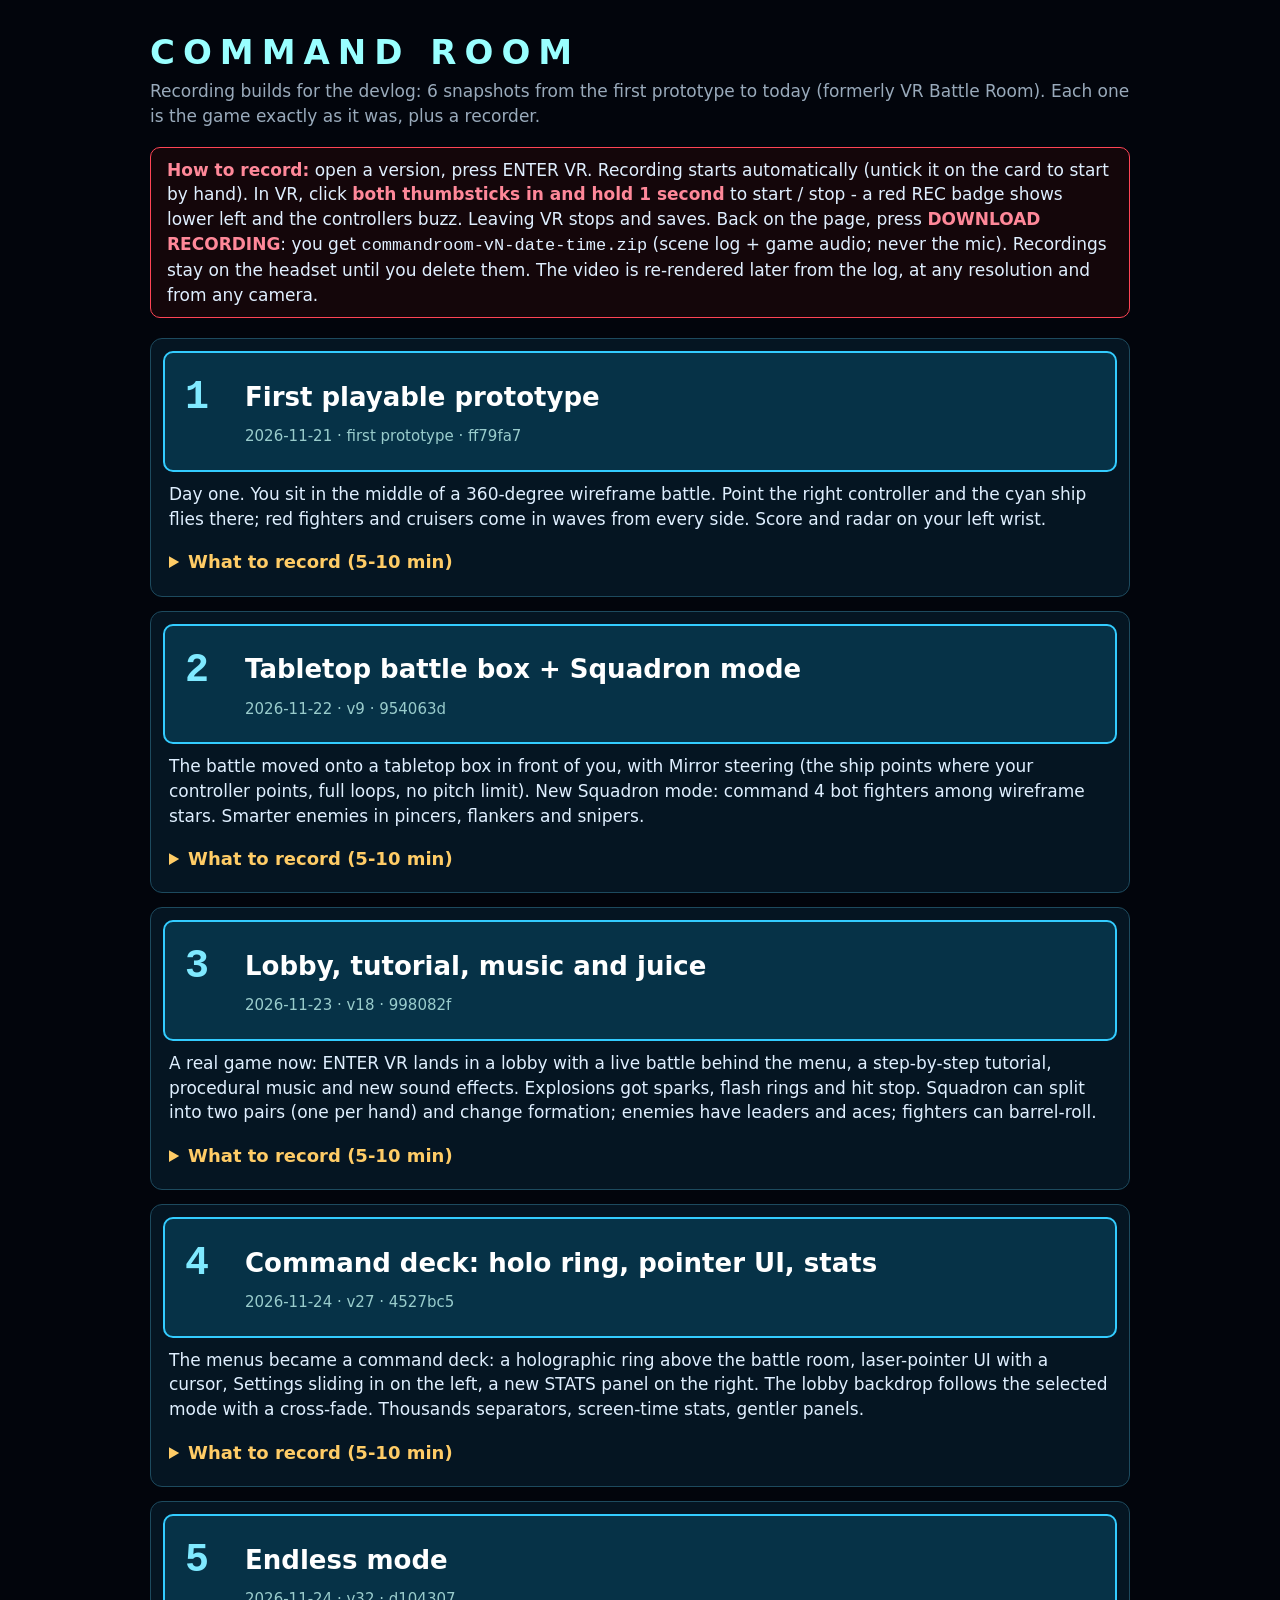
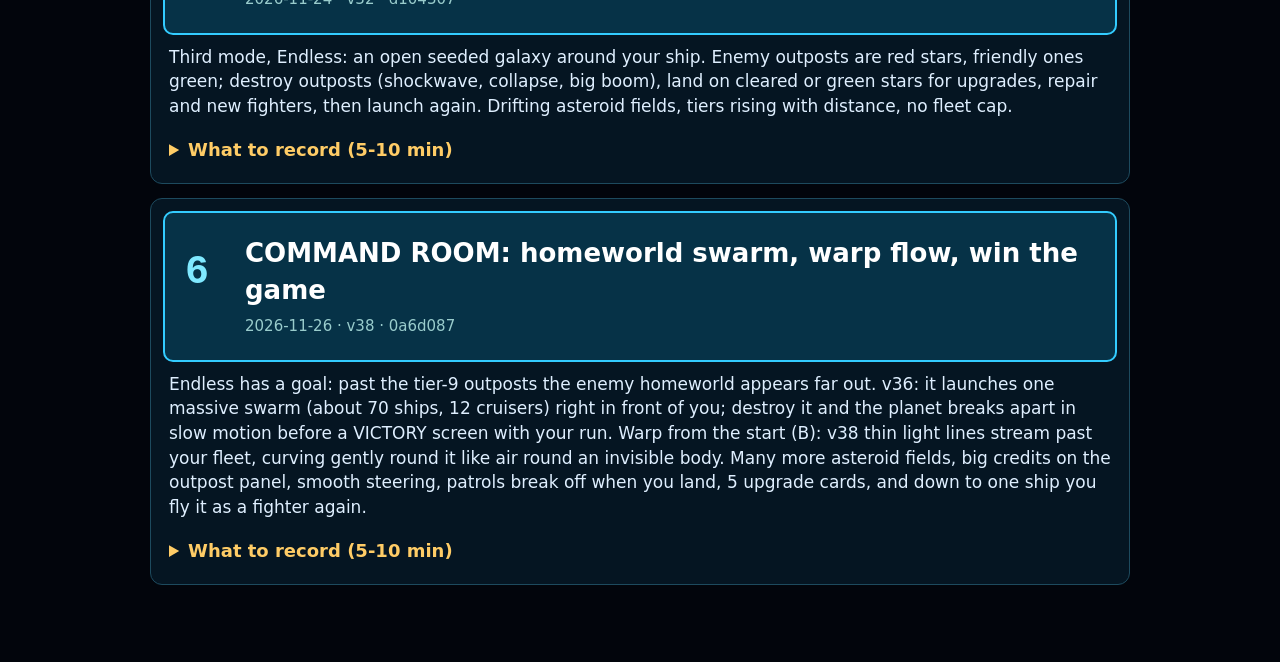
<file: index.html>
<!DOCTYPE html>
<html lang="en"><head><meta charset="utf-8"><meta name="viewport" content="width=device-width, initial-scale=1">
<title>COMMAND ROOM - recording builds</title>
<style>
body{margin:0;background:#02050c;color:#dfefff;font:17px/1.45 system-ui,Segoe UI,Arial,sans-serif}
main{max-width:980px;margin:0 auto;padding:22px 18px 60px}
h1{letter-spacing:8px;color:#9ff;margin:6px 0 2px;font-size:34px}
.lead{color:#9ab;margin:0 0 18px}
.how{border:1px solid #ff4455;border-radius:10px;padding:10px 16px;background:#14060a;margin-bottom:20px}
.how b{color:#ff8899}
.v{border:1px solid #1d4a5e;border-radius:12px;padding:12px;margin:14px 0;background:#051522}
.go{display:flex;flex-wrap:wrap;align-items:center;gap:6px 16px;text-decoration:none;color:#fff;background:#063247;border:2px solid #3cf;border-radius:10px;padding:22px 20px;min-height:64px}
.go:hover,.go:focus{background:#0a4a66}
.n{font:bold 40px monospace;color:#7fe9ff;width:44px}
.t{font-weight:bold;font-size:26px;flex:1;min-width:240px}
.d{color:#9cc;font-size:15px;width:100%;padding-left:60px}
.new{margin:10px 6px}
details{margin:0 6px}
summary{cursor:pointer;color:#ffcc66;font-weight:bold;padding:8px 0;font-size:18px}
li{margin:4px 0}
</style></head><body><main>
<h1>COMMAND ROOM</h1>
<p class="lead">Recording builds for the devlog: 6 snapshots from the first prototype to today (formerly VR Battle Room). Each one is the game exactly as it was, plus a recorder.</p>
<div class="how"><b>How to record:</b> open a version, press ENTER VR. Recording starts automatically (untick it on the card to start by hand).
In VR, click <b>both thumbsticks in and hold 1 second</b> to start / stop - a red REC badge shows lower left and the controllers buzz.
Leaving VR stops and saves. Back on the page, press <b>DOWNLOAD RECORDING</b>: you get <code>commandroom-vN-date-time.zip</code> (scene log + game audio; never the mic).
Recordings stay on the headset until you delete them. The video is re-rendered later from the log, at any resolution and from any camera.</div>

<section class="v">
  <a class="go" href="1-first/"><span class="n">1</span><span class="t">First playable prototype</span><span class="d">2026-11-21 &middot; first prototype &middot; ff79fa7</span></a>
  <p class="new">Day one. You sit in the middle of a 360-degree wireframe battle. Point the right controller and the cyan ship flies there; red fighters and cruisers come in waves from every side. Score and radar on your left wrist.</p>
  <details><summary>What to record (5-10 min)</summary><ol><li>Before starting: look slowly all the way round the empty arena - stars, the grid below, the horizon ring (20 s).</li><li>Pull the RIGHT TRIGGER to start. First flight: point the right controller and fly one slow lap around your head.</li><li>Shoot 3 enemies (trigger). Try to get one explosion close to your face.</li><li>Hold GRIP to boost across the arena, pull the stick back to brake.</li><li>Raise your left wrist and read the score and radar.</li><li>Fly straight into a cruiser on purpose / take hits until SHIP DESTROYED, then restart with the trigger.</li><li>Use the left stick to drift your viewpoint through the battle for a few seconds.</li><li>Play 2-3 more waves normally to finish the 5-10 minutes.</li></ol></details>
</section>
<section class="v">
  <a class="go" href="2-squadron/"><span class="n">2</span><span class="t">Tabletop battle box + Squadron mode</span><span class="d">2026-11-22 &middot; v9 &middot; 954063d</span></a>
  <p class="new">The battle moved onto a tabletop box in front of you, with Mirror steering (the ship points where your controller points, full loops, no pitch limit). New Squadron mode: command 4 bot fighters among wireframe stars. Smarter enemies in pincers, flankers and snipers.</p>
  <details><summary>What to record (5-10 min)</summary><ol><li>Lean in close to the battle box and look at it from the side and from above (20 s).</li><li>Fighter mode, RIGHT TRIGGER to start: Mirror steering - fly a full loop and a tight turn.</li><li>Shoot down a full wave; boost with GRIP, brake with A.</li><li>Take hits until SHIP DESTROYED, then press B on the title to switch to SQUADRON.</li><li>Squadron: steer the squad with the right controller, HOLD TRIGGER to engage, release to regroup.</li><li>Fly the squad round a wireframe star so enemies lose sight of you.</li><li>Lose a wingman (WINGMAN DOWN), then keep playing to the end of a wave.</li><li>Left thumbstick click: reset the box in front of you once.</li></ol></details>
</section>
<section class="v">
  <a class="go" href="3-lobby-music/"><span class="n">3</span><span class="t">Lobby, tutorial, music and juice</span><span class="d">2026-11-23 &middot; v18 &middot; 998082f</span></a>
  <p class="new">A real game now: ENTER VR lands in a lobby with a live battle behind the menu, a step-by-step tutorial, procedural music and new sound effects. Explosions got sparks, flash rings and hit stop. Squadron can split into two pairs (one per hand) and change formation; enemies have leaders and aces; fighters can barrel-roll.</p>
  <details><summary>What to record (5-10 min)</summary><ol><li>Lobby: let the music play and watch the live backdrop battle for 15 s, look at the panels.</li><li>Run the first few tutorial steps (move / resize the room, steering), then skip or finish it.</li><li>Fighter: start a game, do a wrist-flick barrel roll to dodge bullets.</li><li>Get a kill streak - show the spark bursts, flash rings and the hit-stop freeze.</li><li>Find an ACE (gold) and chase it down.</li><li>Squadron: left stick click to SPLIT into two pairs, steer one with each hand, press B to change formation.</li><li>Rejoin the squadron and finish a wave.</li><li>Back to the lobby: open settings, move the music and sound sliders.</li></ol></details>
</section>
<section class="v">
  <a class="go" href="4-holo-ring/"><span class="n">4</span><span class="t">Command deck: holo ring, pointer UI, stats</span><span class="d">2026-11-24 &middot; v27 &middot; 4527bc5</span></a>
  <p class="new">The menus became a command deck: a holographic ring above the battle room, laser-pointer UI with a cursor, Settings sliding in on the left, a new STATS panel on the right. The lobby backdrop follows the selected mode with a cross-fade. Thousands separators, screen-time stats, gentler panels.</p>
  <details><summary>What to record (5-10 min)</summary><ol><li>Lobby: look up at the holo ring, sweep the laser pointer across the buttons so the cursor shows.</li><li>Switch modes Fighter &lt;-&gt; Squadron and let the backdrop cross-fade.</li><li>Open SETTINGS (slides in left) and STATS (slides in right), scroll through, close them.</li><li>Start Fighter: one full round, fly close to the ring edge so ships pass in front of it.</li><li>Start Squadron: split, formations, focus fire on a leader.</li><li>Lose on purpose and show the game-over score with thousands separators.</li><li>Grip-drag the room to make it bigger or move it, then play one more round.</li></ol></details>
</section>
<section class="v">
  <a class="go" href="5-endless/"><span class="n">5</span><span class="t">Endless mode</span><span class="d">2026-11-24 &middot; v32 &middot; d104307</span></a>
  <p class="new">Third mode, Endless: an open seeded galaxy around your ship. Enemy outposts are red stars, friendly ones green; destroy outposts (shockwave, collapse, big boom), land on cleared or green stars for upgrades, repair and new fighters, then launch again. Drifting asteroid fields, tiers rising with distance, no fleet cap.</p>
  <details><summary>What to record (5-10 min)</summary><ol><li>Lobby: pick ENDLESS, watch the Endless preview behind the ring.</li><li>Start: fly out from the start, follow the long direction arrows to the first red star.</li><li>Destroy an enemy outpost - get the shockwave, flicker, collapse to grey and the big boom.</li><li>Fly a landing approach onto the cleared star; pick an upgrade on the popup, then LAUNCH.</li><li>Fly through a drifting asteroid field.</li><li>Buy extra fighters at a green star and fight with the bigger fleet; split it with left stick click.</li><li>Play until you lose ships for good, then compare with a quick Fighter round.</li></ol></details>
</section>
<section class="v">
  <a class="go" href="6-command-room/"><span class="n">6</span><span class="t">COMMAND ROOM: homeworld swarm, warp flow, win the game</span><span class="d">2026-11-26 &middot; v38 &middot; 0a6d087</span></a>
  <p class="new">Endless has a goal: past the tier-9 outposts the enemy homeworld appears far out. v36: it launches one massive swarm (about 70 ships, 12 cruisers) right in front of you; destroy it and the planet breaks apart in slow motion before a VICTORY screen with your run. Warp from the start (B): v38 thin light lines stream past your fleet, curving gently round it like air round an invisible body. Many more asteroid fields, big credits on the outpost panel, smooth steering, patrols break off when you land, 5 upgrade cards, and down to one ship you fly it as a fighter again.</p>
  <details><summary>What to record (5-10 min)</summary><ol><li>Lobby: pick ENDLESS and let the preview play behind the ring (10 s).</li><li>Fly off and press B (the B WARP tag on the controller): the light lines flowing round your fleet, through an asteroid field or two.</li><li>Clear the first red outpost: the 5 upgrade cards and the big credits number - buy a card and watch it count down.</li><li>While landed, let a patrol arrive: it breaks off and leaves.</li><li>Land on a green star and buy NEW FIGHTERs; grow the fleet.</li><li>Lose ships until one is left: it becomes your fighter (Fighter controls).</li><li>Past the tier-9 outposts: follow the magenta arrow to the ENEMY HOMEWORLD and take on the swarm.</li><li>Destroy the swarm: the planet breaks apart in slow motion, then VICTORY with the run's numbers.</li></ol></details>
</section>
</main></body></html>
</file>
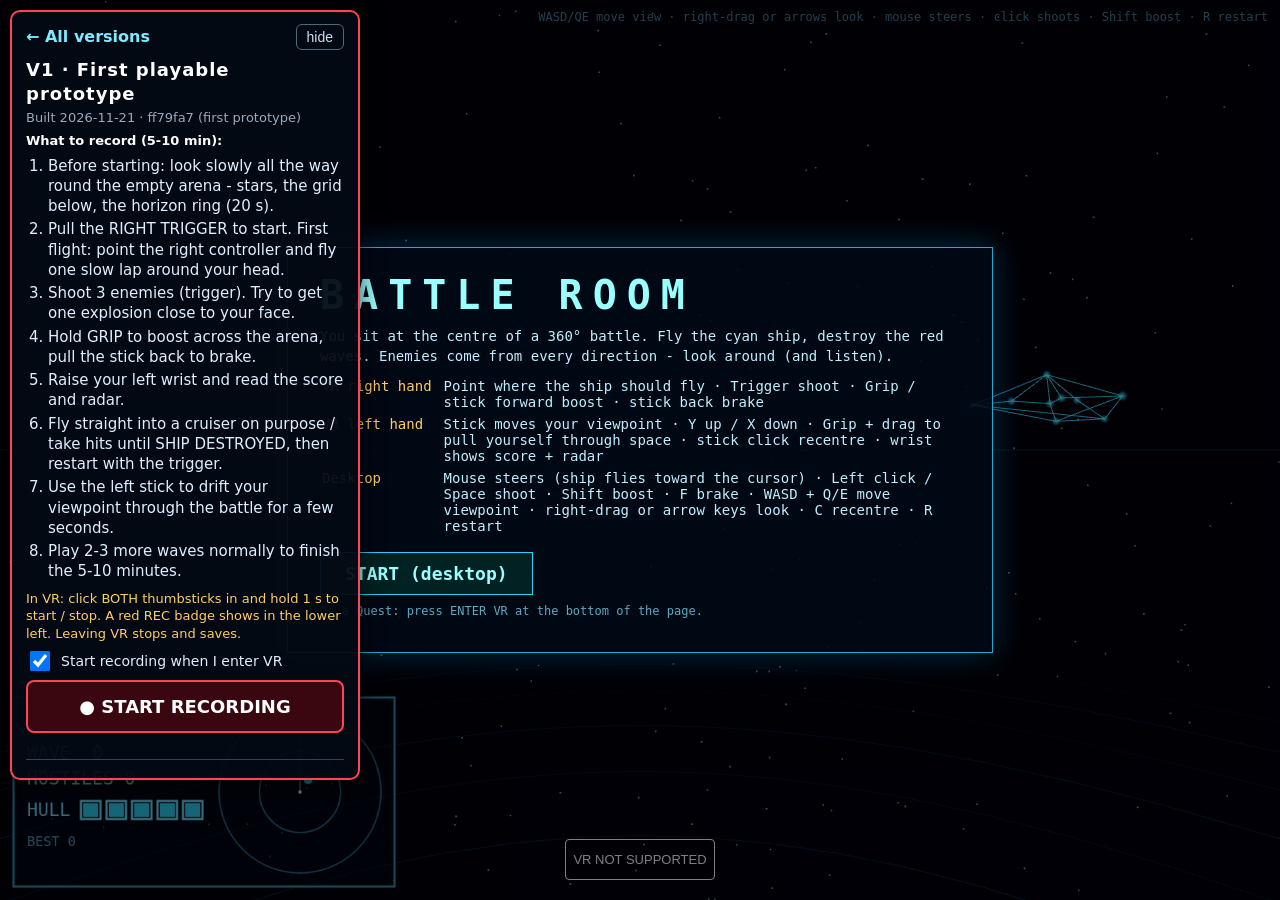
<file: 1-first/index.html>
<!DOCTYPE html>
<html lang="en">
<head>
<meta charset="utf-8">
<meta name="viewport" content="width=device-width, initial-scale=1, user-scalable=no">
<title>COMMAND ROOM v1 (rec) - First playable prototype</title>
<script>
// Test mode (?test): forward errors/logs to the local test server's /log endpoint.
(function () {
  if (!/[?&]test/.test(location.search)) return;
  var send = function (k, m) { try { navigator.sendBeacon('log', k + ': ' + m); } catch (e) {} };
  window.addEventListener('error', function (e) {
    var t = e.target && (e.target.src || e.target.href);
    send('ERROR', (e.message || '') + ' @' + (e.filename || '') + ':' + (e.lineno || '') + (t ? ' resource=' + t : ''));
  }, true);
  window.addEventListener('unhandledrejection', function (e) { send('REJECT', String(e.reason && (e.reason.stack || e.reason))); });
  var ce = console.error.bind(console); console.error = function () { send('CONSOLE.ERROR', [].map.call(arguments, String).join(' ')); ce.apply(null, arguments); };
  var cw = console.warn.bind(console); console.warn = function () { send('CONSOLE.WARN', [].map.call(arguments, String).join(' ')); cw.apply(null, arguments); };
  window.__log = function (m) { send('INFO', m); };
})();
</script>
<style>
  html, body { margin: 0; height: 100%; background: #000; overflow: hidden; font-family: monospace; color: #7fe9ff; }
  #app canvas { display: block; }
  #hud { position: fixed; left: 12px; bottom: 12px; width: 384px; height: 192px; pointer-events: none; }
  body.in-vr #hud { display: none; }
  #message { position: fixed; left: 0; right: 0; top: 22%; text-align: center; pointer-events: none; opacity: 0; transition: opacity .25s; text-shadow: 0 0 12px #0af; }
  #message.show { opacity: 1; }
  #message .t { font-size: 48px; font-weight: bold; letter-spacing: 6px; }
  #message .s { font-size: 18px; margin-top: 8px; white-space: pre-line; color: #bfefff; }
  #flash { position: fixed; inset: 0; background: radial-gradient(ellipse at center, rgba(255,0,30,0) 40%, rgba(255,0,30,.6) 100%); opacity: 0; pointer-events: none; }
  #title { position: fixed; inset: 0; display: flex; align-items: center; justify-content: center; background: rgba(0,0,8,.55); }
  #title.hidden { display: none; }
  #title .box { max-width: 640px; border: 1px solid #2aa9cc; padding: 24px 32px; background: rgba(0,10,22,.85); box-shadow: 0 0 30px #0af4; }
  #title h1 { margin: 0 0 6px; letter-spacing: 10px; font-size: 40px; color: #9ff; }
  #title p { color: #bfefff; line-height: 1.45; margin: 8px 0; font-size: 14px; }
  #title td { padding: 2px 10px 2px 0; font-size: 14px; color: #bfefff; vertical-align: top; }
  #title td:first-child { color: #ffcc66; white-space: nowrap; }
  #startbtn { margin-top: 14px; font: bold 18px monospace; padding: 10px 24px; background: #022; color: #9ff; border: 1px solid #3cf; cursor: pointer; }
  #startbtn:hover { background: #044; }
  #crosshint { position: fixed; right: 12px; top: 10px; font-size: 12px; color: #4a8fa3; pointer-events: none; text-align: right; }
  body.in-vr #crosshint { display: none; }
</style>
</head>
<body>
<div id="app"></div>
<canvas id="hud" width="512" height="256"></canvas>
<div id="message"><div class="t"></div><div class="s"></div></div>
<div id="flash"></div>
<div id="crosshint">WASD/QE move view &middot; right-drag or arrows look &middot; mouse steers &middot; click shoots &middot; Shift boost &middot; R restart</div>
<div id="title">
  <div class="box">
    <h1>BATTLE ROOM</h1>
    <p>You sit at the centre of a 360&deg; battle. Fly the cyan ship, destroy the red waves. Enemies come from every direction - look around (and listen).</p>
    <table>
      <tr><td>VR right hand</td><td>Point where the ship should fly &middot; Trigger shoot &middot; Grip / stick forward boost &middot; stick back brake</td></tr>
      <tr><td>VR left hand</td><td>Stick moves your viewpoint &middot; Y up / X down &middot; Grip + drag to pull yourself through space &middot; stick click recentre &middot; wrist shows score + radar</td></tr>
      <tr><td>Desktop</td><td>Mouse steers (ship flies toward the cursor) &middot; Left click / Space shoot &middot; Shift boost &middot; F brake &middot; WASD + Q/E move viewpoint &middot; right-drag or arrow keys look &middot; C recentre &middot; R restart</td></tr>
    </table>
    <button id="startbtn">START (desktop)</button>
    <p style="font-size:12px;color:#5fa9bf">On a Quest: press ENTER VR at the bottom of the page.</p>
  </div>
</div>
<!-- recording build hooks -->
<script>window.__CRREC = {"version":"v1","slug":"1-first","title":"First playable prototype","date":"2026-11-21","commit":"ff79fa7 (first prototype)","shots":["Before starting: look slowly all the way round the empty arena - stars, the grid below, the horizon ring (20 s).","Pull the RIGHT TRIGGER to start. First flight: point the right controller and fly one slow lap around your head.","Shoot 3 enemies (trigger). Try to get one explosion close to your face.","Hold GRIP to boost across the arena, pull the stick back to brake.","Raise your left wrist and read the score and radar.","Fly straight into a cruiser on purpose / take hits until SHIP DESTROYED, then restart with the trigger.","Use the left stick to drift your viewpoint through the battle for a few seconds.","Play 2-3 more waves normally to finish the 5-10 minutes."],"index":"../"};</script>
<script type="module" src="rec/recorder.js?b=mwvjar3f"></script>
<script type="module" src="js/main.js"></script>
</body>
</html>
</file>
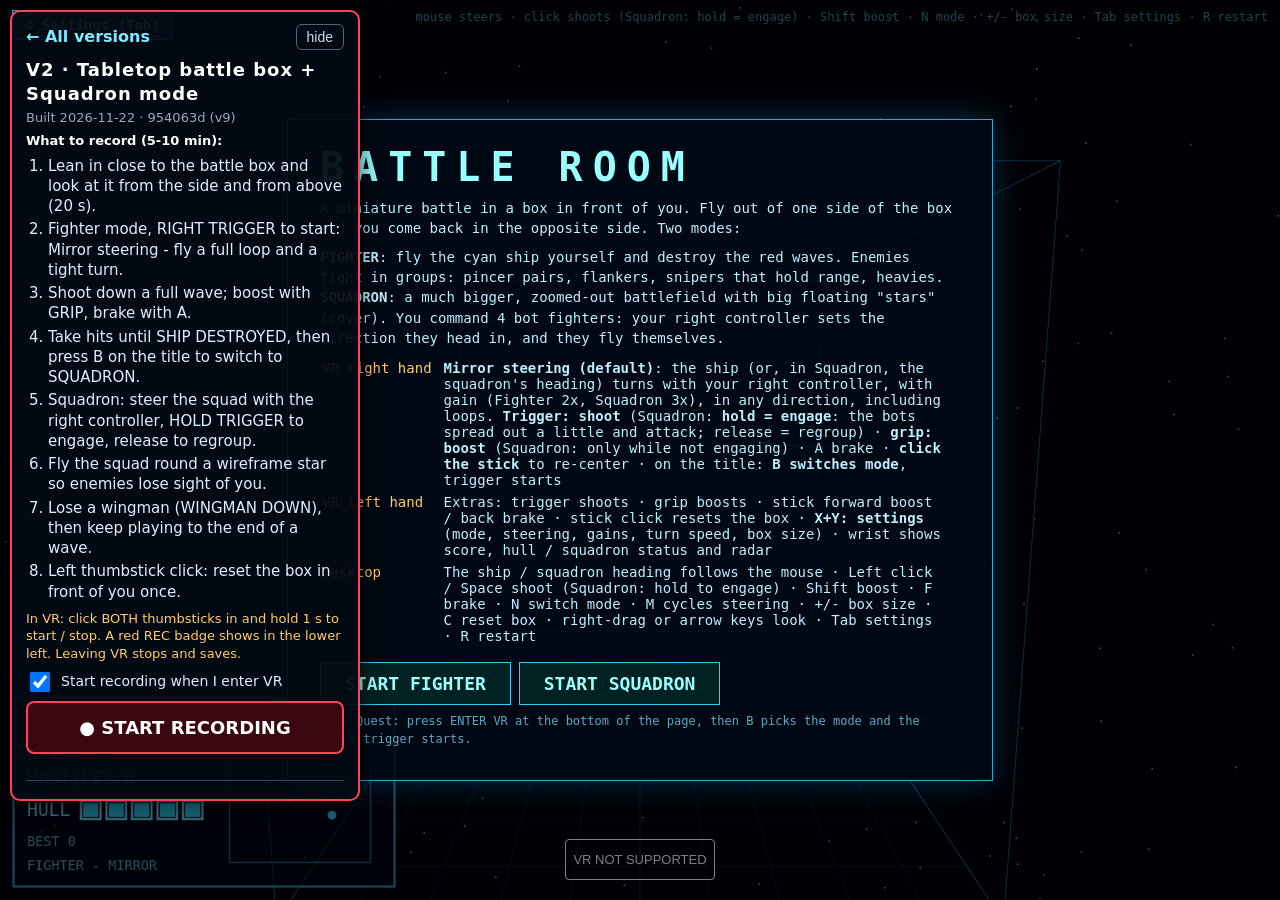
<file: 2-squadron/index.html>
<!DOCTYPE html>
<html lang="en">
<head>
<meta charset="utf-8">
<meta name="viewport" content="width=device-width, initial-scale=1, user-scalable=no">
<title>COMMAND ROOM v2 (rec) - Tabletop battle box + Squadron mode</title>
<script>
// Test mode (?test): forward errors/logs to the local test server's /log endpoint.
(function () {
  if (!/[?&]test/.test(location.search)) return;
  var send = function (k, m) { try { navigator.sendBeacon('log', k + ': ' + m); } catch (e) {} };
  window.addEventListener('error', function (e) {
    var t = e.target && (e.target.src || e.target.href);
    send('ERROR', (e.message || '') + ' @' + (e.filename || '') + ':' + (e.lineno || '') + (t ? ' resource=' + t : ''));
  }, true);
  window.addEventListener('unhandledrejection', function (e) { send('REJECT', String(e.reason && (e.reason.stack || e.reason))); });
  var ce = console.error.bind(console); console.error = function () { send('CONSOLE.ERROR', [].map.call(arguments, String).join(' ')); ce.apply(null, arguments); };
  var cw = console.warn.bind(console); console.warn = function () { send('CONSOLE.WARN', [].map.call(arguments, String).join(' ')); cw.apply(null, arguments); };
  window.__log = function (m) { send('INFO', m); };
})();
</script>
<style>
  html, body { margin: 0; height: 100%; background: #000; overflow: hidden; font-family: monospace; color: #7fe9ff; }
  #app canvas { display: block; }
  #hud { position: fixed; left: 12px; bottom: 12px; width: 384px; height: 192px; pointer-events: none; }
  body.in-vr #hud { display: none; }
  #message { position: fixed; left: 0; right: 0; top: 22%; text-align: center; pointer-events: none; opacity: 0; transition: opacity .25s; text-shadow: 0 0 12px #0af; }
  #message.show { opacity: 1; }
  #message .t { font-size: 48px; font-weight: bold; letter-spacing: 6px; }
  #message .s { font-size: 18px; margin-top: 8px; white-space: pre-line; color: #bfefff; }
  #flash { position: fixed; inset: 0; background: radial-gradient(ellipse at center, rgba(255,0,30,0) 40%, rgba(255,0,30,.6) 100%); opacity: 0; pointer-events: none; }
  #title { position: fixed; inset: 0; display: flex; align-items: center; justify-content: center; background: rgba(0,0,8,.55); }
  #title.hidden { display: none; }
  #title .box { max-width: 640px; border: 1px solid #2aa9cc; padding: 24px 32px; background: rgba(0,10,22,.85); box-shadow: 0 0 30px #0af4; }
  #title h1 { margin: 0 0 6px; letter-spacing: 10px; font-size: 40px; color: #9ff; }
  #title p { color: #bfefff; line-height: 1.45; margin: 8px 0; font-size: 14px; }
  #title td { padding: 2px 10px 2px 0; font-size: 14px; color: #bfefff; vertical-align: top; }
  #title td:first-child { color: #ffcc66; white-space: nowrap; }
  #startbtn, #startsq { margin-top: 14px; font: bold 18px monospace; padding: 10px 24px; background: #022; color: #9ff; border: 1px solid #3cf; cursor: pointer; }
  #startbtn:hover, #startsq:hover { background: #044; }
  #crosshint { position: fixed; right: 12px; top: 10px; font-size: 12px; color: #4a8fa3; pointer-events: none; text-align: right; }
  body.in-vr #crosshint { display: none; }
  #gear { position: fixed; left: 12px; top: 10px; font: bold 14px monospace; padding: 6px 12px; background: #022; color: #9ff; border: 1px solid #3cf; cursor: pointer; z-index: 5; }
  body.in-vr #gear { display: none; }
  #settings { position: fixed; left: 50%; top: 50%; transform: translate(-50%, -50%); background: rgba(0,10,22,.94); border: 1px solid #3cf; padding: 18px 24px; z-index: 6; box-shadow: 0 0 30px #0af4; }
  #settings.hidden { display: none; }
  #settings h2 { margin: 0 0 12px; letter-spacing: 6px; color: #9ff; }
  #settings label { display: flex; justify-content: space-between; gap: 24px; margin: 8px 0; color: #bfefff; font-size: 15px; }
  #settings select { font: 15px monospace; background: #012; color: #ffcc66; border: 1px solid #3cf; }
  #settings button { margin-top: 10px; font: bold 15px monospace; padding: 6px 16px; background: #022; color: #9ff; border: 1px solid #3cf; cursor: pointer; }
</style>
</head>
<body>
<div id="app"></div>
<canvas id="hud" width="512" height="256"></canvas>
<div id="message"><div class="t"></div><div class="s"></div></div>
<div id="flash"></div>
<div id="crosshint">mouse steers &middot; click shoots (Squadron: hold = engage) &middot; Shift boost &middot; N mode &middot; +/- box size &middot; Tab settings &middot; R restart</div>
<button id="gear">&#9881; Settings (Tab)</button>
<div id="settings" class="hidden">
  <h2>SETTINGS</h2>
  <div id="settings-rows"></div>
  <button id="settings-close">Close (Tab)</button>
</div>
<div id="title">
  <div class="box">
    <h1>BATTLE ROOM</h1>
    <p>A miniature battle in a box in front of you. Fly out of one side of the box and you come back in the opposite side. Two modes:</p>
    <p><b>FIGHTER</b>: fly the cyan ship yourself and destroy the red waves. Enemies fight in groups: pincer pairs, flankers, snipers that hold range, heavies.<br>
    <b>SQUADRON</b>: a much bigger, zoomed-out battlefield with big floating "stars" (cover). You command 4 bot fighters: your right controller sets the direction they head in, and they fly themselves.</p>
    <table>
      <tr><td>VR right hand</td><td><b>Mirror steering (default)</b>: the ship (or, in Squadron, the squadron's heading) turns with your right controller, with gain (Fighter 2x, Squadron 3x), in any direction, including loops. <b>Trigger: shoot</b> (Squadron: <b>hold = engage</b>: the bots spread out a little and attack; release = regroup) &middot; <b>grip: boost</b> (Squadron: only while not engaging) &middot; A brake &middot; <b>click the stick</b> to re-center &middot; on the title: <b>B switches mode</b>, trigger starts</td></tr>
      <tr><td>VR left hand</td><td>Extras: trigger shoots &middot; grip boosts &middot; stick forward boost / back brake &middot; stick click resets the box &middot; <b>X+Y: settings</b> (mode, steering, gains, turn speed, box size) &middot; wrist shows score, hull / squadron status and radar</td></tr>
      <tr><td>Desktop</td><td>The ship / squadron heading follows the mouse &middot; Left click / Space shoot (Squadron: hold to engage) &middot; Shift boost &middot; F brake &middot; N switch mode &middot; M cycles steering &middot; +/- box size &middot; C reset box &middot; right-drag or arrow keys look &middot; Tab settings &middot; R restart</td></tr>
    </table>
    <button id="startbtn">START FIGHTER</button> <button id="startsq" class="startb">START SQUADRON</button>
    <p style="font-size:12px;color:#5fa9bf">On a Quest: press ENTER VR at the bottom of the page, then B picks the mode and the right trigger starts.</p>
  </div>
</div>
<!-- recording build hooks -->
<script>window.__CRREC = {"version":"v2","slug":"2-squadron","title":"Tabletop battle box + Squadron mode","date":"2026-11-22","commit":"954063d (v9)","shots":["Lean in close to the battle box and look at it from the side and from above (20 s).","Fighter mode, RIGHT TRIGGER to start: Mirror steering - fly a full loop and a tight turn.","Shoot down a full wave; boost with GRIP, brake with A.","Take hits until SHIP DESTROYED, then press B on the title to switch to SQUADRON.","Squadron: steer the squad with the right controller, HOLD TRIGGER to engage, release to regroup.","Fly the squad round a wireframe star so enemies lose sight of you.","Lose a wingman (WINGMAN DOWN), then keep playing to the end of a wave.","Left thumbstick click: reset the box in front of you once."],"index":"../"};</script>
<script type="module" src="rec/recorder.js?b=mwvjar6b"></script>
<script type="module" src="js/main.js?v=9"></script>
</body>
</html>
</file>
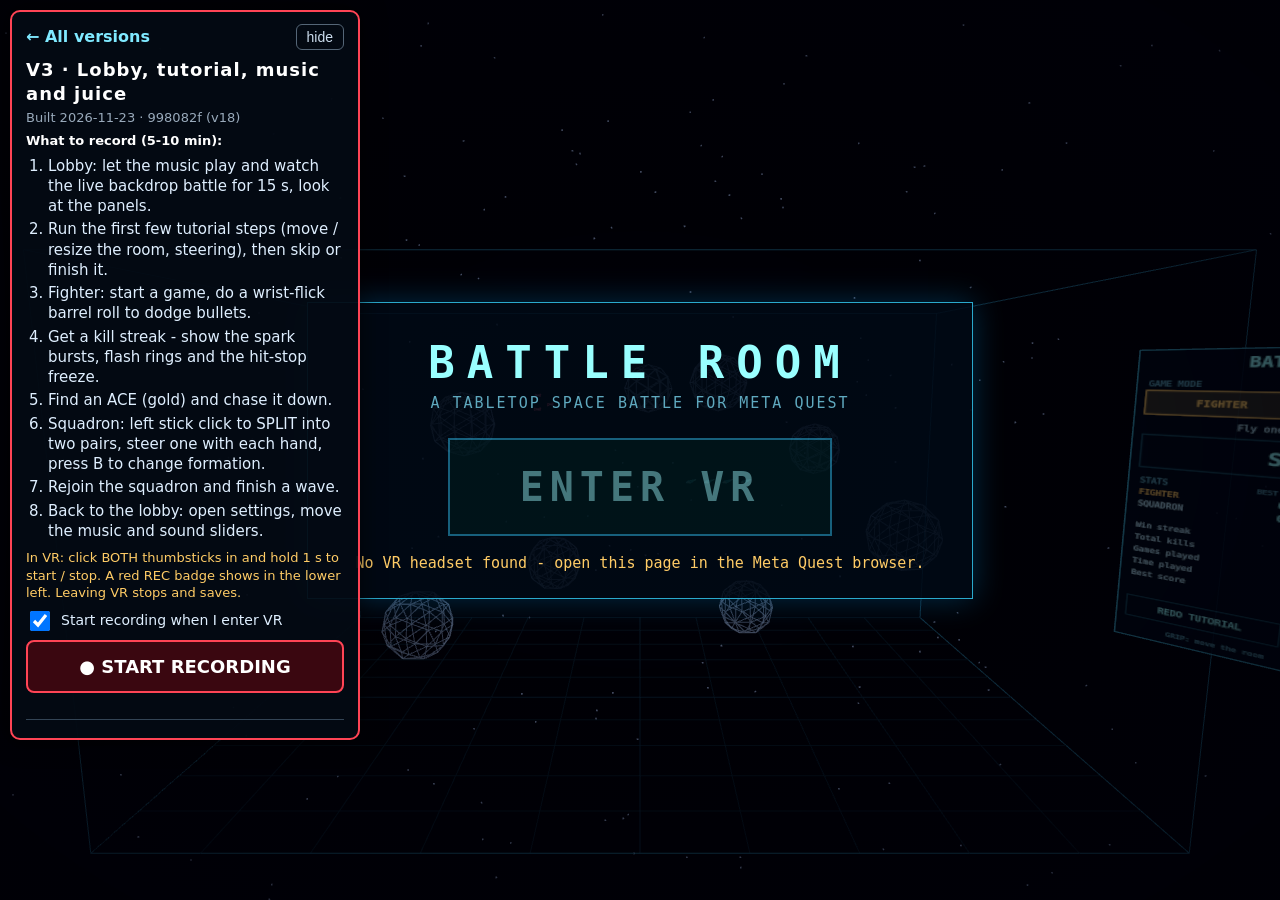
<file: 3-lobby-music/index.html>
<!DOCTYPE html>
<html lang="en">
<head>
<meta charset="utf-8">
<meta name="viewport" content="width=device-width, initial-scale=1, user-scalable=no">
<title>COMMAND ROOM v3 (rec) - Lobby, tutorial, music and juice</title>
<script>
// Test mode (?test): forward errors/logs to the local test server's /log endpoint.
(function () {
  if (!/[?&]test/.test(location.search)) return;
  var send = function (k, m) { try { navigator.sendBeacon('log', k + ': ' + m); } catch (e) {} };
  window.addEventListener('error', function (e) {
    var t = e.target && (e.target.src || e.target.href);
    send('ERROR', (e.message || '') + ' @' + (e.filename || '') + ':' + (e.lineno || '') + (t ? ' resource=' + t : ''));
  }, true);
  window.addEventListener('unhandledrejection', function (e) { send('REJECT', String(e.reason && (e.reason.stack || e.reason))); });
  var ce = console.error.bind(console); console.error = function () { send('CONSOLE.ERROR', [].map.call(arguments, String).join(' ')); ce.apply(null, arguments); };
  var cw = console.warn.bind(console); console.warn = function () { send('CONSOLE.WARN', [].map.call(arguments, String).join(' ')); cw.apply(null, arguments); };
  window.__log = function (m) { send('INFO', m); };
})();
</script>
<style>
  html, body { margin: 0; height: 100%; background: #000; overflow: hidden; font-family: monospace; color: #7fe9ff; }
  #app canvas { display: block; }
  #hud { position: fixed; left: 12px; bottom: 12px; width: 384px; height: 192px; pointer-events: none; }
  body.in-vr #hud { display: none; }
  /* Messages: a small panel next to the HUD (bottom-left), never over the middle of the battle. */
  #message { position: fixed; left: 408px; bottom: 12px; width: 360px; box-sizing: border-box; padding: 10px 14px; text-align: left; pointer-events: none; opacity: 0; transition: opacity .25s; background: rgba(0,10,22,.62); border: 2px solid rgba(80,220,255,.7); text-shadow: 0 0 8px #0af; }
  #message.show { opacity: 1; }
  #message .t { font-size: 22px; font-weight: bold; letter-spacing: 3px; }
  #message .s { font-size: 13px; margin-top: 4px; white-space: pre-line; color: #bfefff; }
  body.in-vr #message { display: none; }
  #flash { position: fixed; inset: 0; background: radial-gradient(ellipse at center, rgba(255,0,30,0) 40%, rgba(255,0,30,.6) 100%); opacity: 0; pointer-events: none; }
  /* VR only: one big ENTER VR button over the lobby battle. */
  #enter { position: fixed; inset: 0; display: flex; align-items: center; justify-content: center; background: radial-gradient(ellipse at center, rgba(0,0,8,.35) 0%, rgba(0,0,8,.8) 100%); }
  body.in-vr #enter, body.demo #enter { display: none; }
  #enter .box { text-align: center; border: 1px solid #2aa9cc; padding: 34px 48px 26px; background: rgba(0,10,22,.85); box-shadow: 0 0 30px #0af4; max-width: calc(100vw - 60px); box-sizing: border-box; }
  #enter h1 { margin: 0 0 6px; letter-spacing: 12px; font-size: 44px; color: #9ff; }
  #enter .tag { margin: 0 0 26px; color: #5fa9bf; font-size: 15px; letter-spacing: 2px; }
  #vrbutton { font: bold 40px monospace; letter-spacing: 6px; padding: 24px 70px; background: #022; color: #9ff; border: 2px solid #3cf; cursor: pointer; box-shadow: 0 0 24px #0af6; }
  #vrbutton:hover:not(:disabled) { background: #044; color: #fff; }
  #vrbutton:disabled { opacity: .45; cursor: default; box-shadow: none; }
  #xrnote { margin: 18px 0 0; min-height: 1em; color: #ffcc66; font-size: 15px; }
  /* Hidden test-only desktop UI (?test). */
  #hud, #message, #crosshint, #gear { display: none; }
  body.test #hud, body.test #message, body.test #crosshint, body.test #gear { display: block; }
  body.in-vr #hud, body.in-vr #message, body.in-vr #crosshint, body.in-vr #gear { display: none; }
  #crosshint { position: fixed; right: 12px; top: 10px; font-size: 12px; color: #4a8fa3; pointer-events: none; text-align: right; }
  #gear { position: fixed; left: 12px; top: 10px; font: bold 14px monospace; padding: 6px 12px; background: #022; color: #9ff; border: 1px solid #3cf; cursor: pointer; z-index: 5; }
  #settings { position: fixed; left: 50%; top: 50%; transform: translate(-50%, -50%); background: rgba(0,10,22,.94); border: 1px solid #3cf; padding: 18px 24px; z-index: 6; box-shadow: 0 0 30px #0af4; }
  #settings.hidden { display: none; }
  #settings h2 { margin: 0 0 12px; letter-spacing: 6px; color: #9ff; }
  #settings label { display: flex; justify-content: space-between; gap: 24px; margin: 8px 0; color: #bfefff; font-size: 15px; }
  #settings select { font: 15px monospace; background: #012; color: #ffcc66; border: 1px solid #3cf; }
  #settings button { margin-top: 10px; font: bold 15px monospace; padding: 6px 16px; background: #022; color: #9ff; border: 1px solid #3cf; cursor: pointer; }
</style>
</head>
<body>
<div id="app"></div>
<canvas id="hud" width="512" height="256"></canvas>
<div id="message"><div class="t"></div><div class="s"></div></div>
<div id="flash"></div>
<div id="crosshint">TEST MODE &middot; Enter start &middot; L lobby &middot; T tutorial &middot; N mode &middot; mouse steers &middot; click shoots &middot; Shift boost &middot; Tab settings</div>
<button id="gear">&#9881; Settings (Tab)</button>
<div id="settings" class="hidden">
  <h2>SETTINGS</h2>
  <div id="settings-rows"></div>
  <button id="settings-close">Close (Tab)</button>
</div>
<div id="enter">
  <div class="box">
    <h1>BATTLE ROOM</h1>
    <p class="tag">A TABLETOP SPACE BATTLE FOR META QUEST</p>
    <button id="vrbutton" disabled>ENTER VR</button>
    <p id="xrnote"></p>
  </div>
</div>
<!-- recording build hooks -->
<script>window.__CRREC = {"version":"v3","slug":"3-lobby-music","title":"Lobby, tutorial, music and juice","date":"2026-11-23","commit":"998082f (v18)","shots":["Lobby: let the music play and watch the live backdrop battle for 15 s, look at the panels.","Run the first few tutorial steps (move / resize the room, steering), then skip or finish it.","Fighter: start a game, do a wrist-flick barrel roll to dodge bullets.","Get a kill streak - show the spark bursts, flash rings and the hit-stop freeze.","Find an ACE (gold) and chase it down.","Squadron: left stick click to SPLIT into two pairs, steer one with each hand, press B to change formation.","Rejoin the squadron and finish a wave.","Back to the lobby: open settings, move the music and sound sliders."],"index":"../"};</script>
<script type="module" src="rec/recorder.js?b=mwvjar9f"></script>
<script type="module" src="js/main.js?v=18"></script>
</body>
</html>
</file>
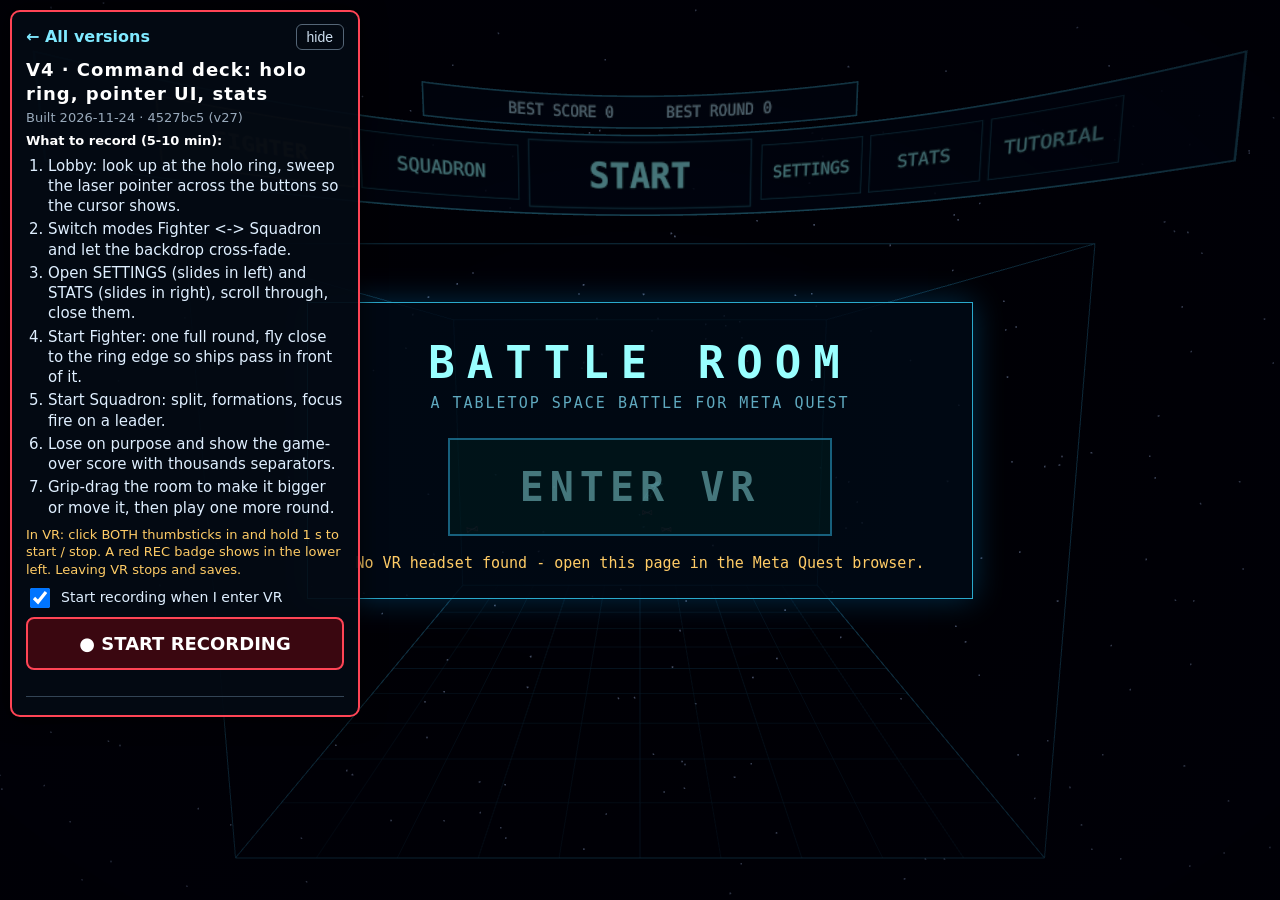
<file: 4-holo-ring/index.html>
<!DOCTYPE html>
<html lang="en">
<head>
<meta charset="utf-8">
<meta name="viewport" content="width=device-width, initial-scale=1, user-scalable=no">
<title>COMMAND ROOM v4 (rec) - Command deck: holo ring, pointer UI, stats</title>
<script>
// Test mode (?test): forward errors/logs to the local test server's /log endpoint.
(function () {
  if (!/[?&]test/.test(location.search)) return;
  var send = function (k, m) { try { navigator.sendBeacon('log', k + ': ' + m); } catch (e) {} };
  window.addEventListener('error', function (e) {
    var t = e.target && (e.target.src || e.target.href);
    send('ERROR', (e.message || '') + ' @' + (e.filename || '') + ':' + (e.lineno || '') + (t ? ' resource=' + t : ''));
  }, true);
  window.addEventListener('unhandledrejection', function (e) { send('REJECT', String(e.reason && (e.reason.stack || e.reason))); });
  var ce = console.error.bind(console); console.error = function () { send('CONSOLE.ERROR', [].map.call(arguments, String).join(' ')); ce.apply(null, arguments); };
  var cw = console.warn.bind(console); console.warn = function () { send('CONSOLE.WARN', [].map.call(arguments, String).join(' ')); cw.apply(null, arguments); };
  window.__log = function (m) { send('INFO', m); };
})();
</script>
<style>
  html, body { margin: 0; height: 100%; background: #000; overflow: hidden; font-family: monospace; color: #7fe9ff; }
  #app canvas { display: block; }
  #hud { position: fixed; left: 12px; bottom: 12px; width: 384px; height: 120px; pointer-events: none; }
  body.in-vr #hud { display: none; }
  /* Messages: a small panel next to the HUD (bottom-left), never over the middle of the battle. */
  #message { position: fixed; left: 408px; bottom: 12px; width: 360px; box-sizing: border-box; padding: 10px 14px; text-align: left; pointer-events: none; opacity: 0; transition: opacity .25s; background: rgba(0,10,22,.62); border: 2px solid rgba(80,220,255,.7); text-shadow: 0 0 8px #0af; }
  #message.show { opacity: 1; }
  #message .t { font-size: 22px; font-weight: bold; letter-spacing: 3px; }
  #message .s { font-size: 13px; margin-top: 4px; white-space: pre-line; color: #bfefff; }
  body.in-vr #message { display: none; }
  #flash { position: fixed; inset: 0; background: radial-gradient(ellipse at center, rgba(255,0,30,0) 40%, rgba(255,0,30,.6) 100%); opacity: 0; pointer-events: none; }
  /* VR only: one big ENTER VR button over the lobby battle. */
  #enter { position: fixed; inset: 0; display: flex; align-items: center; justify-content: center; background: radial-gradient(ellipse at center, rgba(0,0,8,.35) 0%, rgba(0,0,8,.8) 100%); }
  body.in-vr #enter, body.demo #enter { display: none; }
  #enter .box { text-align: center; border: 1px solid #2aa9cc; padding: 34px 48px 26px; background: rgba(0,10,22,.85); box-shadow: 0 0 30px #0af4; max-width: calc(100vw - 60px); box-sizing: border-box; }
  #enter h1 { margin: 0 0 6px; letter-spacing: 12px; font-size: 44px; color: #9ff; }
  #enter .tag { margin: 0 0 26px; color: #5fa9bf; font-size: 15px; letter-spacing: 2px; }
  #vrbutton { font: bold 40px monospace; letter-spacing: 6px; padding: 24px 70px; background: #022; color: #9ff; border: 2px solid #3cf; cursor: pointer; box-shadow: 0 0 24px #0af6; }
  #vrbutton:hover:not(:disabled) { background: #044; color: #fff; }
  #vrbutton:disabled { opacity: .45; cursor: default; box-shadow: none; }
  #xrnote { margin: 18px 0 0; min-height: 1em; color: #ffcc66; font-size: 15px; }
  /* Hidden test-only desktop UI (?test). */
  #hud, #message, #crosshint, #gear { display: none; }
  body.test #hud, body.test #message, body.test #crosshint, body.test #gear { display: block; }
  body.in-vr #hud, body.in-vr #message, body.in-vr #crosshint, body.in-vr #gear { display: none; }
  #crosshint { position: fixed; right: 12px; top: 10px; font-size: 12px; color: #4a8fa3; pointer-events: none; text-align: right; }
  #gear { position: fixed; left: 12px; top: 10px; font: bold 14px monospace; padding: 6px 12px; background: #022; color: #9ff; border: 1px solid #3cf; cursor: pointer; z-index: 5; }
  #settings { position: fixed; left: 50%; top: 50%; transform: translate(-50%, -50%); background: rgba(0,10,22,.94); border: 1px solid #3cf; padding: 18px 24px; z-index: 6; box-shadow: 0 0 30px #0af4; }
  #settings.hidden { display: none; }
  #settings h2 { margin: 0 0 12px; letter-spacing: 6px; color: #9ff; }
  #settings label { display: flex; justify-content: space-between; gap: 24px; margin: 8px 0; color: #bfefff; font-size: 15px; }
  #settings select { font: 15px monospace; background: #012; color: #ffcc66; border: 1px solid #3cf; }
  #settings button { margin-top: 10px; font: bold 15px monospace; padding: 6px 16px; background: #022; color: #9ff; border: 1px solid #3cf; cursor: pointer; }
</style>
</head>
<body>
<div id="app"></div>
<canvas id="hud" width="512" height="160"></canvas>
<div id="message"><div class="t"></div><div class="s"></div></div>
<div id="flash"></div>
<div id="crosshint">TEST MODE &middot; Enter start &middot; L lobby &middot; T tutorial &middot; N mode &middot; mouse steers &middot; click shoots &middot; Shift boost &middot; Tab settings</div>
<button id="gear">&#9881; Settings (Tab)</button>
<div id="settings" class="hidden">
  <h2>SETTINGS</h2>
  <div id="settings-rows"></div>
  <button id="settings-close">Close (Tab)</button>
</div>
<div id="enter">
  <div class="box">
    <h1>BATTLE ROOM</h1>
    <p class="tag">A TABLETOP SPACE BATTLE FOR META QUEST</p>
    <button id="vrbutton" disabled>ENTER VR</button>
    <p id="xrnote"></p>
  </div>
</div>
<!-- recording build hooks -->
<script>window.__CRREC = {"version":"v4","slug":"4-holo-ring","title":"Command deck: holo ring, pointer UI, stats","date":"2026-11-24","commit":"4527bc5 (v27)","shots":["Lobby: look up at the holo ring, sweep the laser pointer across the buttons so the cursor shows.","Switch modes Fighter <-> Squadron and let the backdrop cross-fade.","Open SETTINGS (slides in left) and STATS (slides in right), scroll through, close them.","Start Fighter: one full round, fly close to the ring edge so ships pass in front of it.","Start Squadron: split, formations, focus fire on a leader.","Lose on purpose and show the game-over score with thousands separators.","Grip-drag the room to make it bigger or move it, then play one more round."],"index":"../"};</script>
<script type="module" src="rec/recorder.js?b=mwvjarcm"></script>
<script type="module" src="js/main.js?v=27"></script>
</body>
</html>
</file>
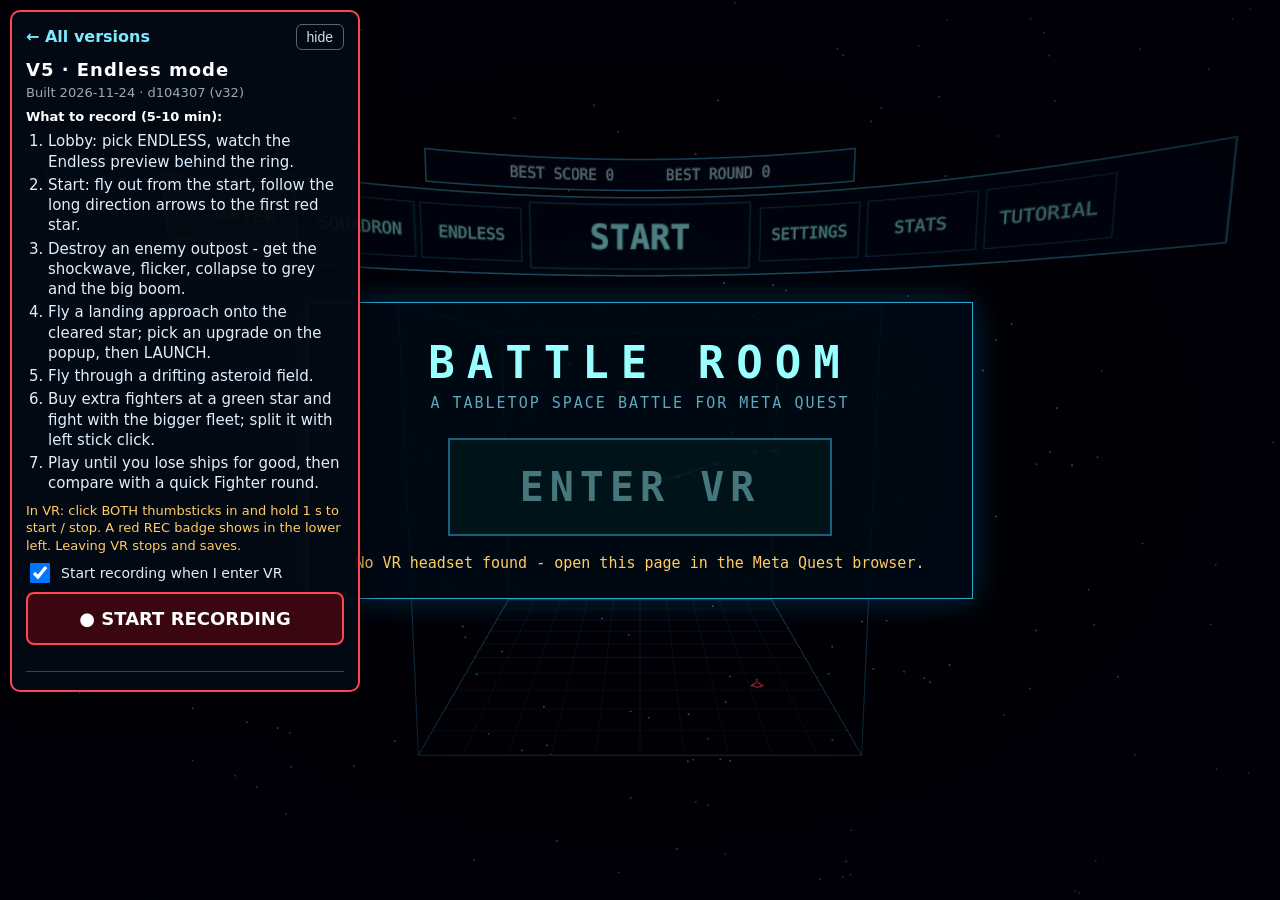
<file: 5-endless/index.html>
<!DOCTYPE html>
<html lang="en">
<head>
<meta charset="utf-8">
<meta name="viewport" content="width=device-width, initial-scale=1, user-scalable=no">
<title>COMMAND ROOM v5 (rec) - Endless mode</title>
<script>
// Test mode (?test): forward errors/logs to the local test server's /log endpoint.
(function () {
  if (!/[?&]test/.test(location.search)) return;
  var send = function (k, m) { try { navigator.sendBeacon('log', k + ': ' + m); } catch (e) {} };
  window.addEventListener('error', function (e) {
    var t = e.target && (e.target.src || e.target.href);
    send('ERROR', (e.message || '') + ' @' + (e.filename || '') + ':' + (e.lineno || '') + (t ? ' resource=' + t : ''));
  }, true);
  window.addEventListener('unhandledrejection', function (e) { send('REJECT', String(e.reason && (e.reason.stack || e.reason))); });
  var ce = console.error.bind(console); console.error = function () { send('CONSOLE.ERROR', [].map.call(arguments, String).join(' ')); ce.apply(null, arguments); };
  var cw = console.warn.bind(console); console.warn = function () { send('CONSOLE.WARN', [].map.call(arguments, String).join(' ')); cw.apply(null, arguments); };
  window.__log = function (m) { send('INFO', m); };
})();
</script>
<style>
  html, body { margin: 0; height: 100%; background: #000; overflow: hidden; font-family: monospace; color: #7fe9ff; }
  #app canvas { display: block; }
  #hud { position: fixed; left: 12px; bottom: 12px; width: 384px; height: 120px; pointer-events: none; }
  body.in-vr #hud { display: none; }
  /* Messages: a small panel next to the HUD (bottom-left), never over the middle of the battle. */
  #message { position: fixed; left: 408px; bottom: 12px; width: 360px; box-sizing: border-box; padding: 10px 14px; text-align: left; pointer-events: none; opacity: 0; transition: opacity .25s; background: rgba(0,10,22,.62); border: 2px solid rgba(80,220,255,.7); text-shadow: 0 0 8px #0af; }
  #message.show { opacity: 1; }
  #message .t { font-size: 22px; font-weight: bold; letter-spacing: 3px; }
  #message .s { font-size: 13px; margin-top: 4px; white-space: pre-line; color: #bfefff; }
  body.in-vr #message { display: none; }
  #flash { position: fixed; inset: 0; background: radial-gradient(ellipse at center, rgba(255,0,30,0) 40%, rgba(255,0,30,.6) 100%); opacity: 0; pointer-events: none; }
  /* VR only: one big ENTER VR button over the lobby battle. */
  #enter { position: fixed; inset: 0; display: flex; align-items: center; justify-content: center; background: radial-gradient(ellipse at center, rgba(0,0,8,.35) 0%, rgba(0,0,8,.8) 100%); }
  body.in-vr #enter, body.demo #enter { display: none; }
  #enter .box { text-align: center; border: 1px solid #2aa9cc; padding: 34px 48px 26px; background: rgba(0,10,22,.85); box-shadow: 0 0 30px #0af4; max-width: calc(100vw - 60px); box-sizing: border-box; }
  #enter h1 { margin: 0 0 6px; letter-spacing: 12px; font-size: 44px; color: #9ff; }
  #enter .tag { margin: 0 0 26px; color: #5fa9bf; font-size: 15px; letter-spacing: 2px; }
  #vrbutton { font: bold 40px monospace; letter-spacing: 6px; padding: 24px 70px; background: #022; color: #9ff; border: 2px solid #3cf; cursor: pointer; box-shadow: 0 0 24px #0af6; }
  #vrbutton:hover:not(:disabled) { background: #044; color: #fff; }
  #vrbutton:disabled { opacity: .45; cursor: default; box-shadow: none; }
  #xrnote { margin: 18px 0 0; min-height: 1em; color: #ffcc66; font-size: 15px; }
  /* Hidden test-only desktop UI (?test). */
  #hud, #message, #crosshint, #gear { display: none; }
  body.test #hud, body.test #message, body.test #crosshint, body.test #gear { display: block; }
  body.in-vr #hud, body.in-vr #message, body.in-vr #crosshint, body.in-vr #gear { display: none; }
  #crosshint { position: fixed; right: 12px; top: 10px; font-size: 12px; color: #4a8fa3; pointer-events: none; text-align: right; }
  #gear { position: fixed; left: 12px; top: 10px; font: bold 14px monospace; padding: 6px 12px; background: #022; color: #9ff; border: 1px solid #3cf; cursor: pointer; z-index: 5; }
  #settings { position: fixed; left: 50%; top: 50%; transform: translate(-50%, -50%); background: rgba(0,10,22,.94); border: 1px solid #3cf; padding: 18px 24px; z-index: 6; box-shadow: 0 0 30px #0af4; }
  #settings.hidden { display: none; }
  #settings h2 { margin: 0 0 12px; letter-spacing: 6px; color: #9ff; }
  #settings label { display: flex; justify-content: space-between; gap: 24px; margin: 8px 0; color: #bfefff; font-size: 15px; }
  #settings select { font: 15px monospace; background: #012; color: #ffcc66; border: 1px solid #3cf; }
  #settings button { margin-top: 10px; font: bold 15px monospace; padding: 6px 16px; background: #022; color: #9ff; border: 1px solid #3cf; cursor: pointer; }
</style>
</head>
<body>
<div id="app"></div>
<canvas id="hud" width="512" height="160"></canvas>
<div id="message"><div class="t"></div><div class="s"></div></div>
<div id="flash"></div>
<div id="crosshint">TEST MODE &middot; Enter start &middot; L lobby &middot; T tutorial &middot; N mode &middot; mouse steers &middot; click shoots &middot; Shift boost &middot; Tab settings</div>
<button id="gear">&#9881; Settings (Tab)</button>
<div id="settings" class="hidden">
  <h2>SETTINGS</h2>
  <div id="settings-rows"></div>
  <button id="settings-close">Close (Tab)</button>
</div>
<div id="enter">
  <div class="box">
    <h1>BATTLE ROOM</h1>
    <p class="tag">A TABLETOP SPACE BATTLE FOR META QUEST</p>
    <button id="vrbutton" disabled>ENTER VR</button>
    <p id="xrnote"></p>
  </div>
</div>
<!-- recording build hooks -->
<script>window.__CRREC = {"version":"v5","slug":"5-endless","title":"Endless mode","date":"2026-11-24","commit":"d104307 (v32)","shots":["Lobby: pick ENDLESS, watch the Endless preview behind the ring.","Start: fly out from the start, follow the long direction arrows to the first red star.","Destroy an enemy outpost - get the shockwave, flicker, collapse to grey and the big boom.","Fly a landing approach onto the cleared star; pick an upgrade on the popup, then LAUNCH.","Fly through a drifting asteroid field.","Buy extra fighters at a green star and fight with the bigger fleet; split it with left stick click.","Play until you lose ships for good, then compare with a quick Fighter round."],"index":"../"};</script>
<script type="module" src="rec/recorder.js?b=mwvjarfr"></script>
<script type="module" src="js/main.js?v=32"></script>
</body>
</html>
</file>
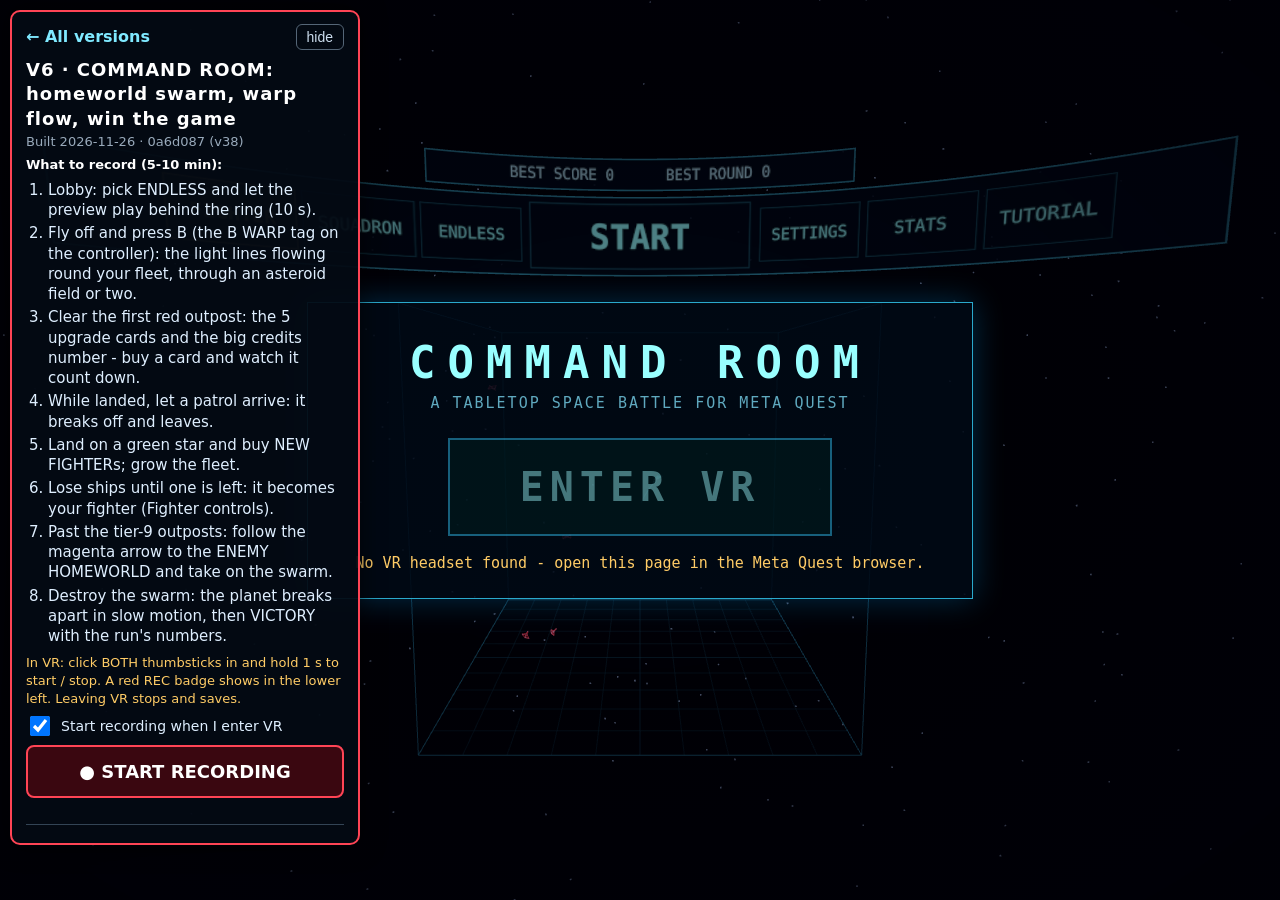
<file: 6-command-room/index.html>
<!DOCTYPE html>
<html lang="en">
<head>
<meta charset="utf-8">
<meta name="viewport" content="width=device-width, initial-scale=1, user-scalable=no">
<title>COMMAND ROOM v6 (rec) - COMMAND ROOM: homeworld swarm, warp flow, win the game</title>
<script>
// Test mode (?test): forward errors/logs to the local test server's /log endpoint.
(function () {
  if (!/[?&]test/.test(location.search)) return;
  var send = function (k, m) { try { navigator.sendBeacon('log', k + ': ' + m); } catch (e) {} };
  window.addEventListener('error', function (e) {
    var t = e.target && (e.target.src || e.target.href);
    send('ERROR', (e.message || '') + ' @' + (e.filename || '') + ':' + (e.lineno || '') + (t ? ' resource=' + t : ''));
  }, true);
  window.addEventListener('unhandledrejection', function (e) { send('REJECT', String(e.reason && (e.reason.stack || e.reason))); });
  var ce = console.error.bind(console); console.error = function () { send('CONSOLE.ERROR', [].map.call(arguments, String).join(' ')); ce.apply(null, arguments); };
  var cw = console.warn.bind(console); console.warn = function () { send('CONSOLE.WARN', [].map.call(arguments, String).join(' ')); cw.apply(null, arguments); };
  window.__log = function (m) { send('INFO', m); };
})();
</script>
<style>
  html, body { margin: 0; height: 100%; background: #000; overflow: hidden; font-family: monospace; color: #7fe9ff; }
  #app canvas { display: block; }
  #hud { position: fixed; left: 12px; bottom: 12px; width: 384px; height: 120px; pointer-events: none; }
  body.in-vr #hud { display: none; }
  /* Messages: a small panel next to the HUD (bottom-left), never over the middle of the battle. */
  #message { position: fixed; left: 408px; bottom: 12px; width: 360px; box-sizing: border-box; padding: 10px 14px; text-align: left; pointer-events: none; opacity: 0; transition: opacity .25s; background: rgba(0,10,22,.62); border: 2px solid rgba(80,220,255,.7); text-shadow: 0 0 8px #0af; }
  #message.show { opacity: 1; }
  #message .t { font-size: 22px; font-weight: bold; letter-spacing: 3px; }
  #message .s { font-size: 13px; margin-top: 4px; white-space: pre-line; color: #bfefff; }
  body.in-vr #message { display: none; }
  #flash { position: fixed; inset: 0; background: radial-gradient(ellipse at center, rgba(255,0,30,0) 40%, rgba(255,0,30,.6) 100%); opacity: 0; pointer-events: none; }
  /* VR only: one big ENTER VR button over the lobby battle. */
  #enter { position: fixed; inset: 0; display: flex; align-items: center; justify-content: center; background: radial-gradient(ellipse at center, rgba(0,0,8,.35) 0%, rgba(0,0,8,.8) 100%); }
  body.in-vr #enter, body.demo #enter { display: none; }
  #enter .box { text-align: center; border: 1px solid #2aa9cc; padding: 34px 48px 26px; background: rgba(0,10,22,.85); box-shadow: 0 0 30px #0af4; max-width: calc(100vw - 60px); box-sizing: border-box; }
  #enter h1 { margin: 0 0 6px; letter-spacing: 12px; font-size: 44px; color: #9ff; }
  #enter .tag { margin: 0 0 26px; color: #5fa9bf; font-size: 15px; letter-spacing: 2px; }
  #vrbutton { font: bold 40px monospace; letter-spacing: 6px; padding: 24px 70px; background: #022; color: #9ff; border: 2px solid #3cf; cursor: pointer; box-shadow: 0 0 24px #0af6; }
  #vrbutton:hover:not(:disabled) { background: #044; color: #fff; }
  #vrbutton:disabled { opacity: .45; cursor: default; box-shadow: none; }
  #xrnote { margin: 18px 0 0; min-height: 1em; color: #ffcc66; font-size: 15px; }
  /* Hidden test-only desktop UI (?test). */
  #hud, #message, #crosshint, #gear { display: none; }
  body.test #hud, body.test #message, body.test #crosshint, body.test #gear { display: block; }
  body.in-vr #hud, body.in-vr #message, body.in-vr #crosshint, body.in-vr #gear { display: none; }
  #crosshint { position: fixed; right: 12px; top: 10px; font-size: 12px; color: #4a8fa3; pointer-events: none; text-align: right; }
  #gear { position: fixed; left: 12px; top: 10px; font: bold 14px monospace; padding: 6px 12px; background: #022; color: #9ff; border: 1px solid #3cf; cursor: pointer; z-index: 5; }
  #settings { position: fixed; left: 50%; top: 50%; transform: translate(-50%, -50%); background: rgba(0,10,22,.94); border: 1px solid #3cf; padding: 18px 24px; z-index: 6; box-shadow: 0 0 30px #0af4; }
  #settings.hidden { display: none; }
  #settings h2 { margin: 0 0 12px; letter-spacing: 6px; color: #9ff; }
  #settings label { display: flex; justify-content: space-between; gap: 24px; margin: 8px 0; color: #bfefff; font-size: 15px; }
  #settings select { font: 15px monospace; background: #012; color: #ffcc66; border: 1px solid #3cf; }
  #settings button { margin-top: 10px; font: bold 15px monospace; padding: 6px 16px; background: #022; color: #9ff; border: 1px solid #3cf; cursor: pointer; }
</style>
</head>
<body>
<div id="app"></div>
<canvas id="hud" width="512" height="160"></canvas>
<div id="message"><div class="t"></div><div class="s"></div></div>
<div id="flash"></div>
<div id="crosshint">TEST MODE &middot; Enter start &middot; L lobby &middot; T tutorial &middot; N mode &middot; mouse steers &middot; click shoots &middot; Shift boost &middot; Tab settings</div>
<button id="gear">&#9881; Settings (Tab)</button>
<div id="settings" class="hidden">
  <h2>SETTINGS</h2>
  <div id="settings-rows"></div>
  <button id="settings-close">Close (Tab)</button>
</div>
<div id="enter">
  <div class="box">
    <h1>COMMAND ROOM</h1>
    <p class="tag">A TABLETOP SPACE BATTLE FOR META QUEST</p>
    <button id="vrbutton" disabled>ENTER VR</button>
    <p id="xrnote"></p>
  </div>
</div>
<!-- recording build hooks -->
<script>window.__CRREC = {"version":"v6","slug":"6-command-room","title":"COMMAND ROOM: homeworld swarm, warp flow, win the game","date":"2026-11-26","commit":"0a6d087 (v38)","shots":["Lobby: pick ENDLESS and let the preview play behind the ring (10 s).","Fly off and press B (the B WARP tag on the controller): the light lines flowing round your fleet, through an asteroid field or two.","Clear the first red outpost: the 5 upgrade cards and the big credits number - buy a card and watch it count down.","While landed, let a patrol arrive: it breaks off and leaves.","Land on a green star and buy NEW FIGHTERs; grow the fleet.","Lose ships until one is left: it becomes your fighter (Fighter controls).","Past the tier-9 outposts: follow the magenta arrow to the ENEMY HOMEWORLD and take on the swarm.","Destroy the swarm: the planet breaks apart in slow motion, then VICTORY with the run's numbers."],"index":"../"};</script>
<script type="module" src="rec/recorder.js?b=mwylujz8"></script>
<script type="module" src="js/main.js?v=38"></script>
</body>
</html>
</file>
